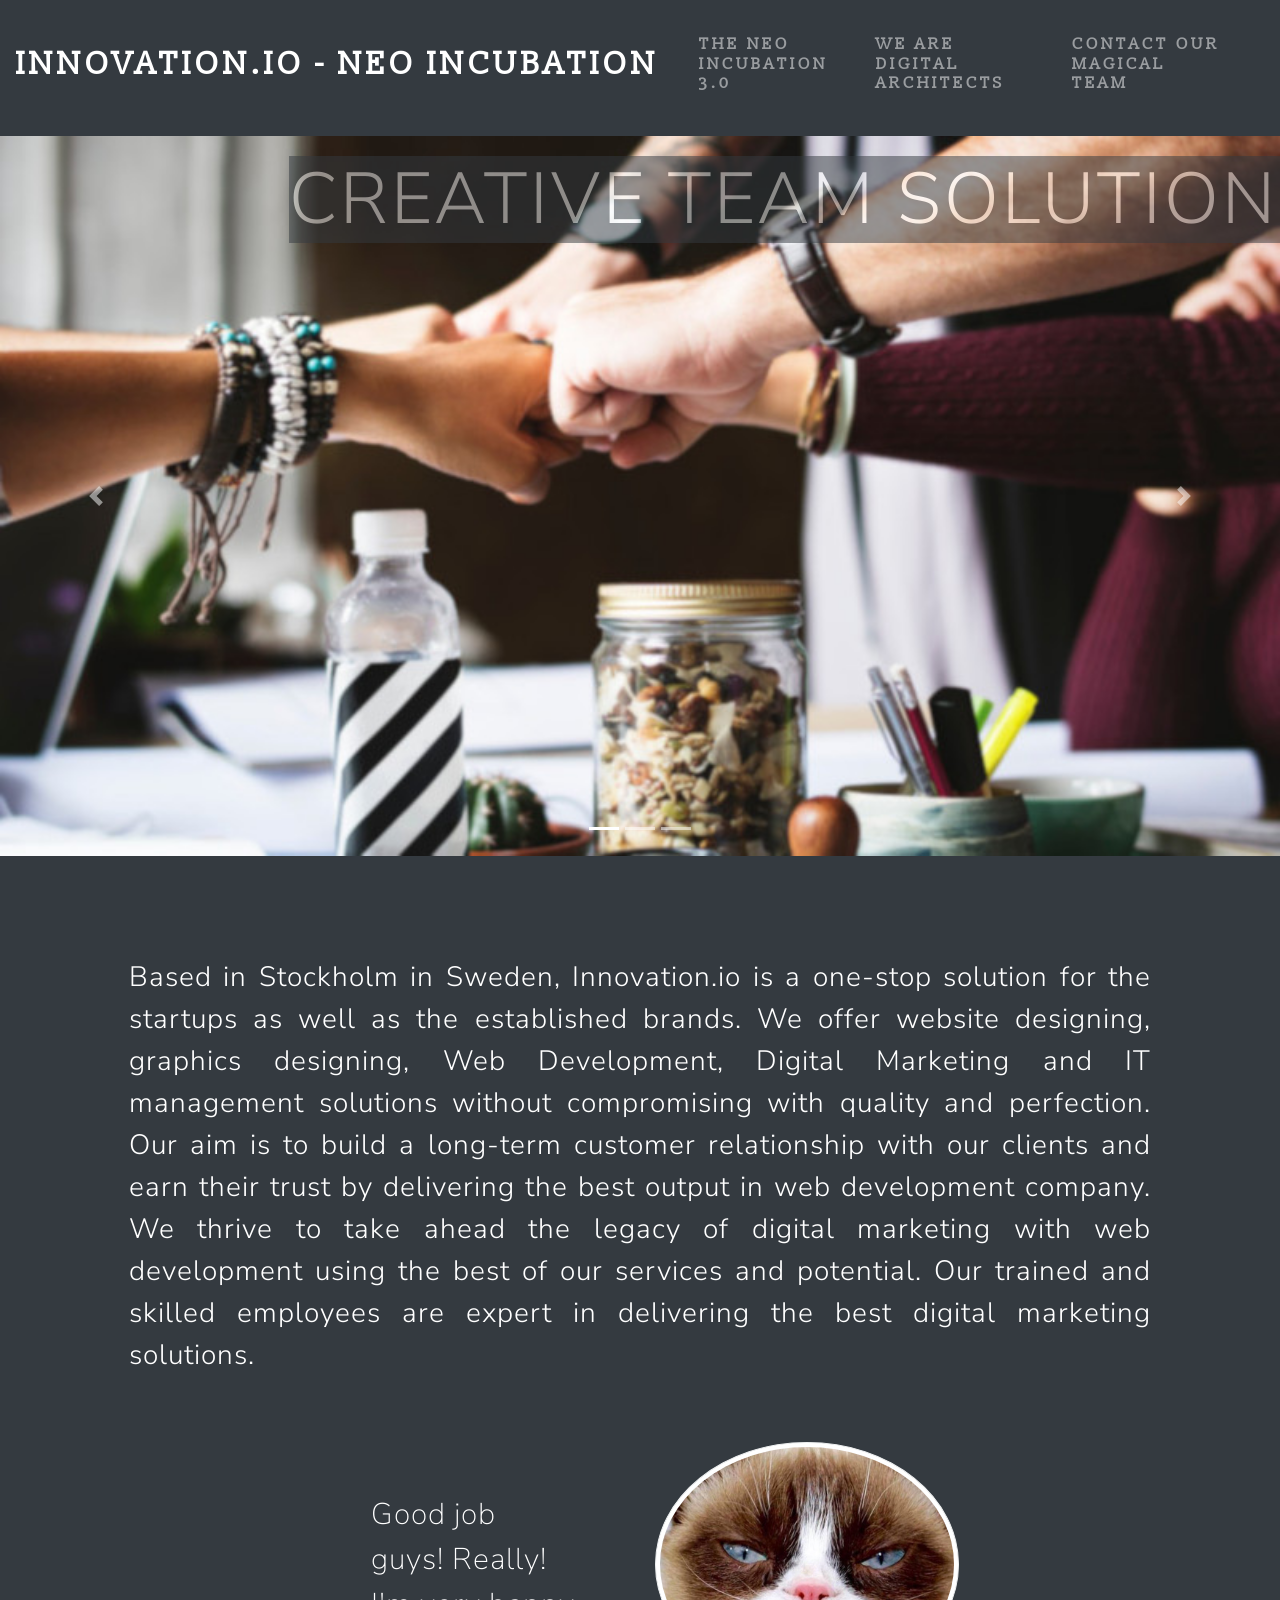
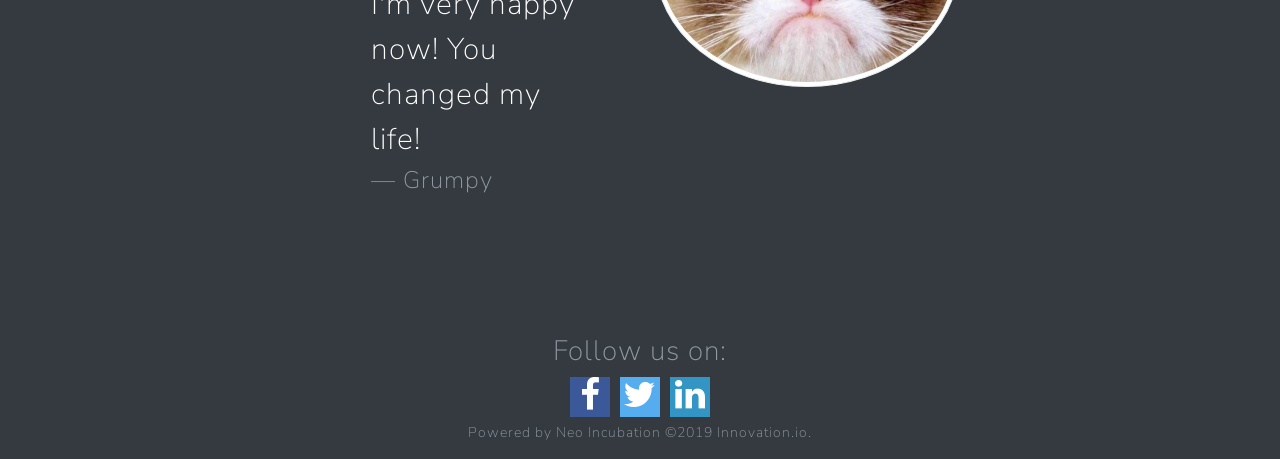
<file: docs/index.html>
<!DOCTYPE html><html lang="fr"> <head> <meta charset="UTF-8"> <meta name="viewport" content="width=device-width, initial-scale=1, shrink-to-fit=no"> <title>Innovation.io</title>  <link rel="stylesheet" href="https://use.fontawesome.com/releases/v5.6.3/css/all.css" integrity="sha384-UHRtZLI+pbxtHCWp1t77Bi1L4ZtiqrqD80Kn4Z8NTSRyMA2Fd33n5dQ8lWUE00s/" crossorigin="anonymous">  <link rel="stylesheet" href="https://cdnjs.cloudflare.com/ajax/libs/font-awesome/4.7.0/css/font-awesome.min.css"> <link rel="stylesheet" href="style.e2d218f5.css"> </head> <body> <div class="container-fluid"> <header> </header> <nav class="navbar navbar-expand-lg navbar-dark bg-dark"> <div class="navbar-brand"><h1>Innovation.io - Neo Incubation</h1></div> <button class="navbar-toggler" type="button" data-toggle="collapse" data-target="#navbarColor02" aria-controls="navbarColor02" aria-expanded="false" aria-label="Toggle navigation"> <span class="navbar-toggler-icon"></span> </button> <div class="collapse navbar-collapse" id="navbarColor02"> <ul class="navbar-nav mr-auto"> <li class="nav-item active"> <h2><a class="nav-link" href="index.html">The Neo Incubation 3.0<span class="sr-only">(current)</span></a></h2> </li> <li class="nav-item"> <h2><a class="nav-link" href="team.html">We are digital architects</a></h2> </li> <li class="nav-item"> <h2><a class="nav-link" href="contact.html">Contact our magical team</a></h2> </li></ul> </div> </nav> <div class="content"> <article id="carouselExampleControls" class="carousel slide carousel-fade" data-ride="carousel" data-interval="3000" style="width:100%">  <ul class="carousel-indicators"> <li data-target="#carouselExampleControls" data-slide-to="0" class="active"></li> <li data-target="#carouselExampleControls" data-slide-to="1"></li> <li data-target="#carouselExampleControls" data-slide-to="2"></li> </ul> <div class="carousel-inner"> <div class="carousel-item active"> <img class="d-block w-100" src="img1.0b20569c.jpg" alt="©Photo by rawpixel on Unsplash"> <div class="carousel-caption d-none d-md-block"> <h3 class="display-3">Creative Team Solutions</h3> </div> </div> <div class="carousel-item"> <img class="d-block w-100" src="img2.e14f34dd.jpg" alt="©Photo by Headway on Unsplash"> <div class="carousel-caption d-none d-md-block"> <h3 class="display-3">IT Business Innovations</h3> </div> </div> <div class="carousel-item"> <img class="d-block w-100" src="img3.869e898d.jpg" alt="©Photo by Bench Accounting on Unsplash"> <div class="carousel-caption d-none d-md-block"> <h3 class="display-3">Digital Incubation 360°</h3> </div> </div> </div> <a class="carousel-control-prev" href="#carouselExampleControls" role="button" data-slide="prev"> <span class="carousel-control-prev-icon" aria-hidden="true"></span> <span class="sr-only">Previous</span> </a> <a class="carousel-control-next" href="#carouselExampleControls" role="button" data-slide="next"> <span class="carousel-control-next-icon" aria-hidden="true"></span> <span class="sr-only">Next</span> </a> </article> <article> <div class="container-fluid presentation"> <div class="row"> <div class="col-md-12"> <p>Based in Stockholm in Sweden, Innovation.io is a one-stop solution for the startups as well as the established brands. We offer website designing, graphics designing, Web Development, Digital Marketing and IT management solutions without compromising with quality and perfection. Our aim is to build a long-term customer relationship with our clients and earn their trust by delivering the best output in web development company. We thrive to take ahead the legacy of digital marketing with web development using the best of our services and potential. Our trained and skilled employees are expert in delivering the best digital marketing solutions. </p> </div> </div> </div></article> <article class="container-fluid" id="clientQuote"> <div class="row"> <div class="col-md-6"> <blockquote class="blockquote"> <p class="mb-0">Good job guys! Really! I'm very happy now! You changed my life!</p> <footer class="blockquote-footer">Grumpy </footer> </blockquote> </div> <div class="col-md-6"> <img src="client.e0435cc1.jpg" class="rounded-circle img-thumbnail" style="width:100%"> </div> </div> </article> </div> </div> <footer class="page-footer font-small blue"> <div class="footer-copyright text-center py-3"> <div class="follow">Follow us on:</div> <div class="social"><a href="#" class="fa fa-facebook"></a><a href="#" class="fa fa-twitter"></a><a href="#" class="fa fa-linkedin"></a></div> <div class="copyright">Powered by Neo Incubation ©2019 Innovation.io.</div> </div> </footer> <script src="script.5575d09b.js"></script> </body> </html>
</file>
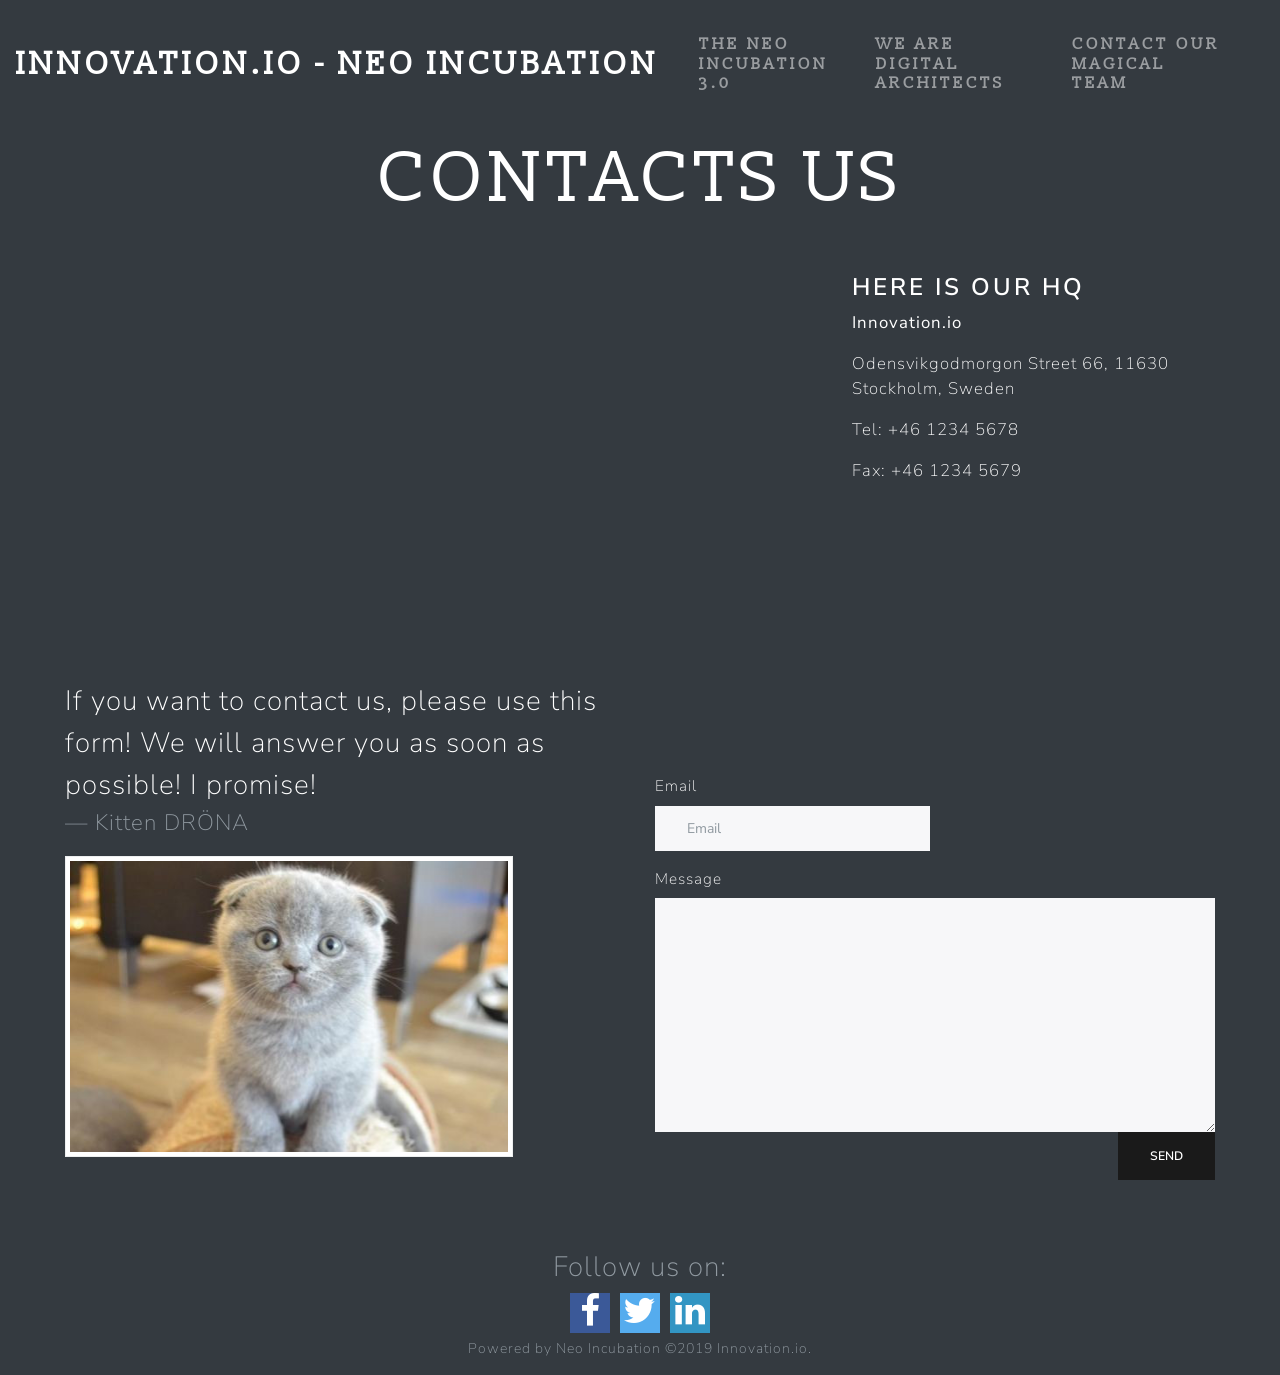
<file: docs/contact.html>
<!DOCTYPE html><html lang="fr"> <head> <meta charset="UTF-8"> <meta name="viewport" content="width=device-width, initial-scale=1, shrink-to-fit=no"> <title>Innovation.io</title>  <link rel="stylesheet" href="https://use.fontawesome.com/releases/v5.6.3/css/all.css" integrity="sha384-UHRtZLI+pbxtHCWp1t77Bi1L4ZtiqrqD80Kn4Z8NTSRyMA2Fd33n5dQ8lWUE00s/" crossorigin="anonymous">  <link rel="stylesheet" href="https://cdnjs.cloudflare.com/ajax/libs/font-awesome/4.7.0/css/font-awesome.min.css"> <link rel="stylesheet" href="style.e2d218f5.css"> </head> <body> <div class="container-fluid"> <header> </header> <nav class="navbar navbar-expand-lg navbar-dark bg-dark"> <div class="navbar-brand"><h1>Innovation.io - Neo Incubation</h1></div> <button class="navbar-toggler" type="button" data-toggle="collapse" data-target="#navbarColor02" aria-controls="navbarColor02" aria-expanded="false" aria-label="Toggle navigation"> <span class="navbar-toggler-icon"></span> </button> <div class="collapse navbar-collapse" id="navbarColor02"> <ul class="navbar-nav mr-auto"> <li class="nav-item active"> <h2><a class="nav-link" href="index.html">The Neo Incubation 3.0<span class="sr-only">(current)</span></a></h2> </li> <li class="nav-item"> <h2><a class="nav-link" href="team.html">We are digital architects</a></h2> </li> <li class="nav-item"> <h2><a class="nav-link" href="contact.html">Contact our magical team</a></h2> </li></ul> </div> </nav> <div class="content"> <h2 class="titleH2 display-3">Contacts us</h2> <article> <div class="container-fluid googlemap"> <div class="row"> <div class="col-md-8"> <iframe width="100%" height="350" frameborder="0" scrolling="no" marginheight="0" marginwidth="0" src="https://maps.google.com/maps?q=stockolm&t=&z=13&ie=UTF8&iwloc=&output=embed"></iframe> </div> <div class="col-md-4"> <h3>Here is our HQ</h3> <address> <p><strong>Innovation.io<strong></strong></strong></p> <p>Odensvikgodmorgon Street 66, 11630 Stockholm, Sweden</p> <p>Tel: +46 1234 5678</p> <p>Fax: +46 1234 5679</p> </address> </div> </div> </div></article> <article class="container-fluid"> <div class="row"> <div class="col-md-6"> <blockquote class="blockquote2"> <p class="mb-0">If you want to contact us, please use this form! We will answer you as soon as possible! I promise!</p> <footer class="blockquote-footer">Kitten DRÖNA </footer> </blockquote> <img src="member7.1bebafa4.jpg" class="img-thumbnail" style="width:80%"> </div> <form class="col-md-6 formSend"> <div class="form-row"> <div class="form-group col-md-6"> <label for="inputEmail4">Email</label> <input type="email" class="form-control" id="inputEmail4" placeholder="Email"> </div> </div> <div class="form-group">  <label class="control-label " for="message">Message</label> <textarea class="form-control" cols="40" id="message" name="message" rows="10"></textarea> <button type="submit" class="btn btn-primary btnForm">Send</button> </div> </form> </div> </article> </div> </div> <footer class="page-footer font-small blue"> <div class="footer-copyright text-center py-3"> <div class="follow">Follow us on:</div> <div class="social"><a href="#" class="fa fa-facebook"></a><a href="#" class="fa fa-twitter"></a><a href="#" class="fa fa-linkedin"></a></div> <div class="copyright">Powered by Neo Incubation ©2019 Innovation.io.</div> </div> </footer> <script src="script.5575d09b.js"></script> </body> </html>
</file>
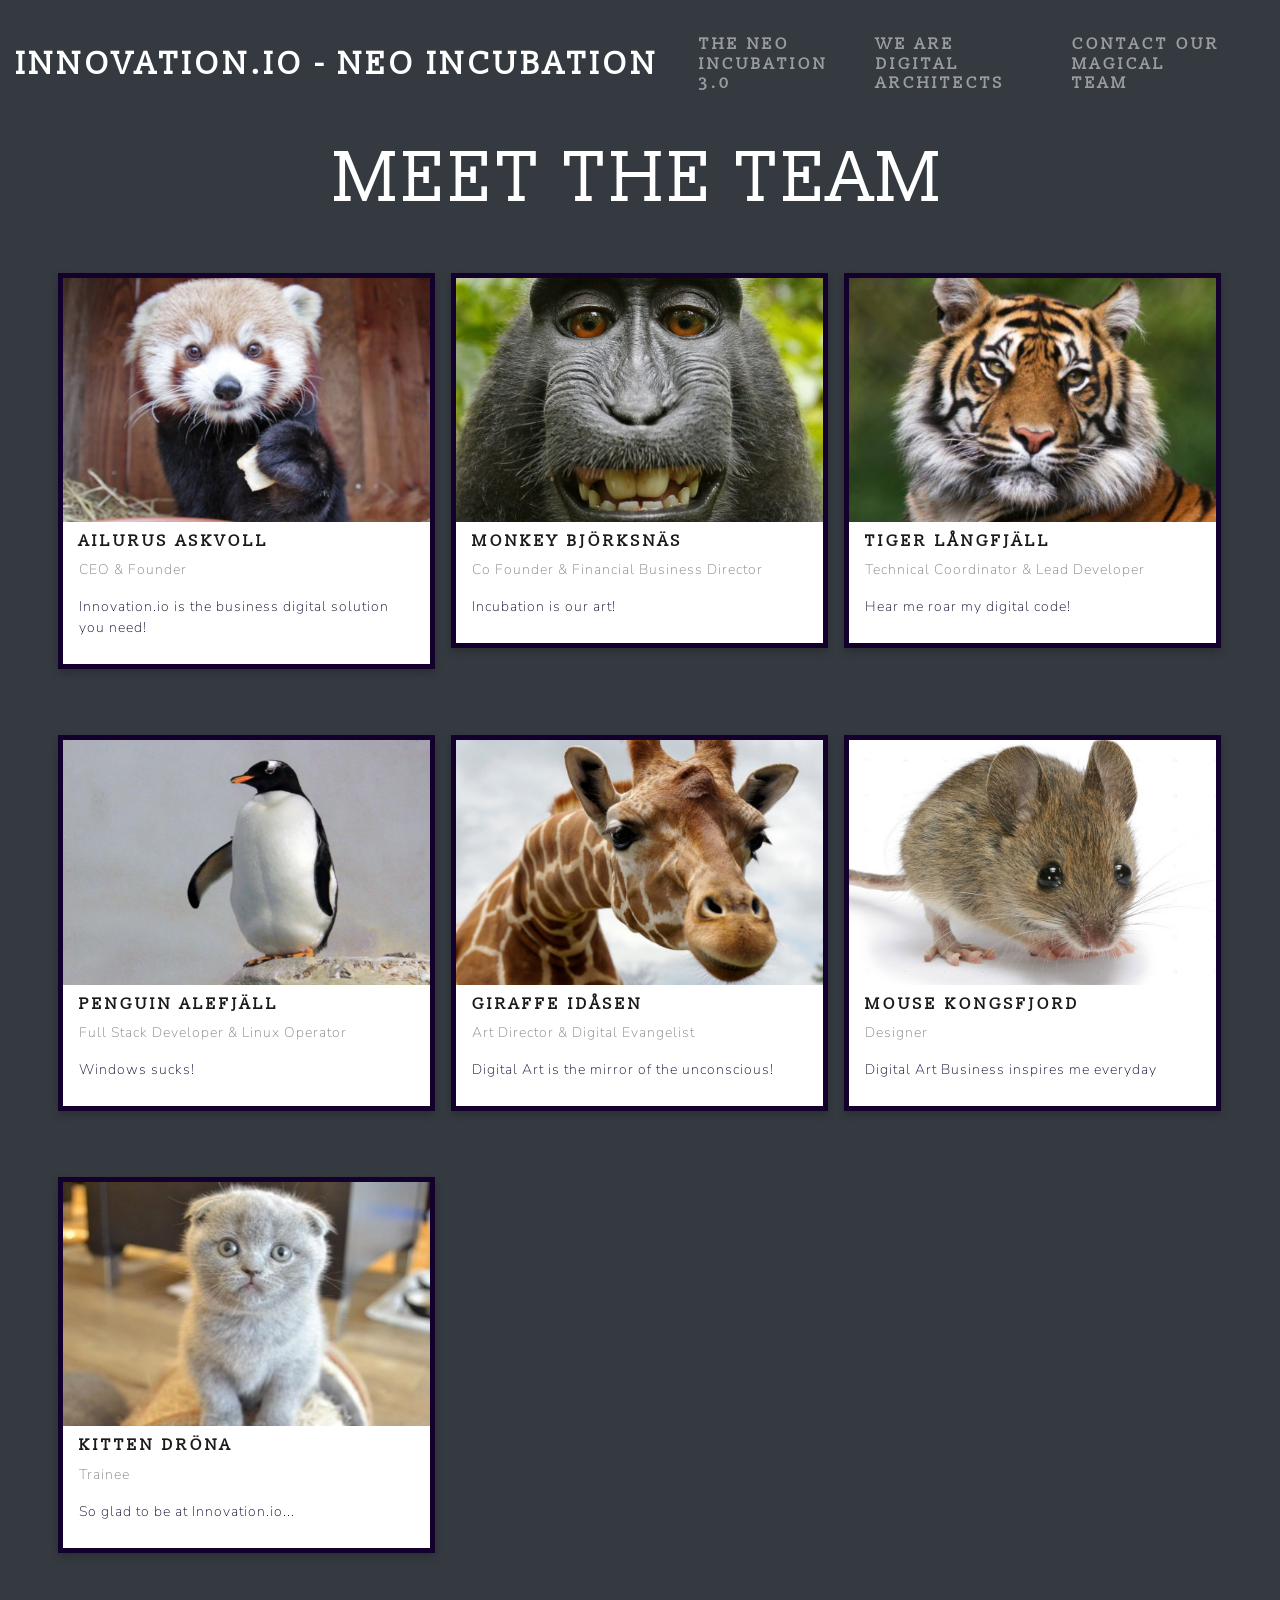
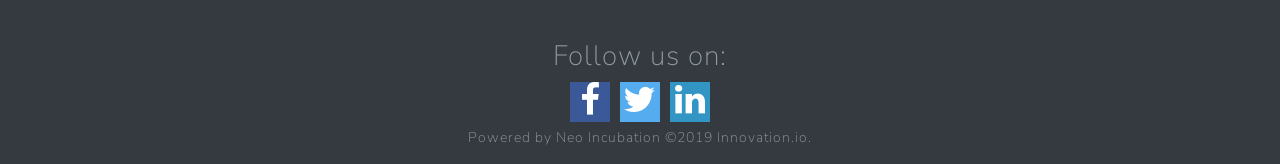
<file: docs/team.html>
<!DOCTYPE html><html lang="fr"> <head> <meta charset="UTF-8"> <meta name="viewport" content="width=device-width, initial-scale=1, shrink-to-fit=no"> <title>Innovation.io</title>  <link rel="stylesheet" href="https://use.fontawesome.com/releases/v5.6.3/css/all.css" integrity="sha384-UHRtZLI+pbxtHCWp1t77Bi1L4ZtiqrqD80Kn4Z8NTSRyMA2Fd33n5dQ8lWUE00s/" crossorigin="anonymous">  <link rel="stylesheet" href="https://cdnjs.cloudflare.com/ajax/libs/font-awesome/4.7.0/css/font-awesome.min.css"> <link rel="stylesheet" href="style.e2d218f5.css"> </head> <body> <div class="container-fluid"> <header> </header> <nav class="navbar navbar-expand-lg navbar-dark bg-dark"> <div class="navbar-brand"><h1>Innovation.io - Neo Incubation</h1></div> <button class="navbar-toggler" type="button" data-toggle="collapse" data-target="#navbarColor02" aria-controls="navbarColor02" aria-expanded="false" aria-label="Toggle navigation"> <span class="navbar-toggler-icon"></span> </button> <div class="collapse navbar-collapse" id="navbarColor02"> <ul class="navbar-nav mr-auto"> <li class="nav-item active"> <h2><a class="nav-link" href="index.html">The Neo Incubation 3.0<span class="sr-only">(current)</span></a></h2> </li> <li class="nav-item"> <h2><a class="nav-link" href="team.html">We are digital architects</a></h2> </li> <li class="nav-item"> <h2><a class="nav-link" href="contact.html">Contact our magical team</a></h2> </li></ul> </div> </nav> <div class="content"> <h2 class="titleH2 display-3">Meet the team</h2> <div class="row"> <div class="column"> <div class="card"> <img src="member1.142a1342.jpg" alt="Ailurus ASKVOLL" style="width:100%"> <div class="container-gallery"> <h2>Ailurus ASKVOLL</h2> <p class="title">CEO &amp; Founder</p> <p>Innovation.io is the business digital solution you need!</p> </div> </div> </div> <div class="column"> <div class="card"> <img src="member2.316af4ce.jpg" alt="Monkey BJÖRKSNÄS" style="width:100%"> <div class="container-gallery"> <h2>Monkey BJÖRKSNÄS</h2> <p class="title">Co Founder &amp; Financial Business Director </p> <p>Incubation is our art!</p> </div> </div> </div> <div class="column"> <div class="card"> <img src="member3.7a937174.jpg" alt="Tiger LÅNGFJÄLL" style="width:100%"> <div class="container-gallery"> <h2>Tiger LÅNGFJÄLL</h2> <p class="title">Technical Coordinator &amp; Lead Developer</p> <p>Hear me roar my digital code!</p> </div> </div> </div> </div> <div class="row"> <div class="column"> <div class="card"> <img src="member4.64c53944.jpg" alt="Jane" style="width:100%"> <div class="container-gallery"> <h2>Penguin ALEFJÄLL</h2> <p class="title">Full Stack Developer &amp; Linux Operator</p> <p>Windows sucks!</p> </div> </div> </div> <div class="column"> <div class="card"> <img src="member5.6459089d.jpg" alt="Mike" style="width:100%"> <div class="container-gallery"> <h2>Giraffe IDÅSEN</h2> <p class="title">Art Director &amp; Digital Evangelist</p> <p>Digital Art is the mirror of the unconscious!</p> </div> </div> </div> <div class="column"> <div class="card"> <img src="member6.df89961e.jpg" alt="John" style="width:100%"> <div class="container-gallery"> <h2>Mouse KONGSFJORD</h2> <p class="title">Designer</p> <p>Digital Art Business inspires me everyday</p> </div> </div> </div> </div> <div class="row"> <div class="column"> <div class="card"> <img src="member7.1bebafa4.jpg" alt="Jane" style="width:100%"> <div class="container-gallery"> <h2>Kitten DRÖNA</h2> <p class="title">Trainee</p> <p>So glad to be at Innovation.io...</p> </div> </div> </div> </div> </div> </div> <footer class="page-footer font-small blue"> <div class="footer-copyright text-center py-3"> <div class="follow">Follow us on:</div> <div class="social"><a href="#" class="fa fa-facebook"></a><a href="#" class="fa fa-twitter"></a><a href="#" class="fa fa-linkedin"></a></div> <div class="copyright">Powered by Neo Incubation ©2019 Innovation.io.</div> </div> </footer> <script src="script.5575d09b.js"></script> </body> </html>
</file>
